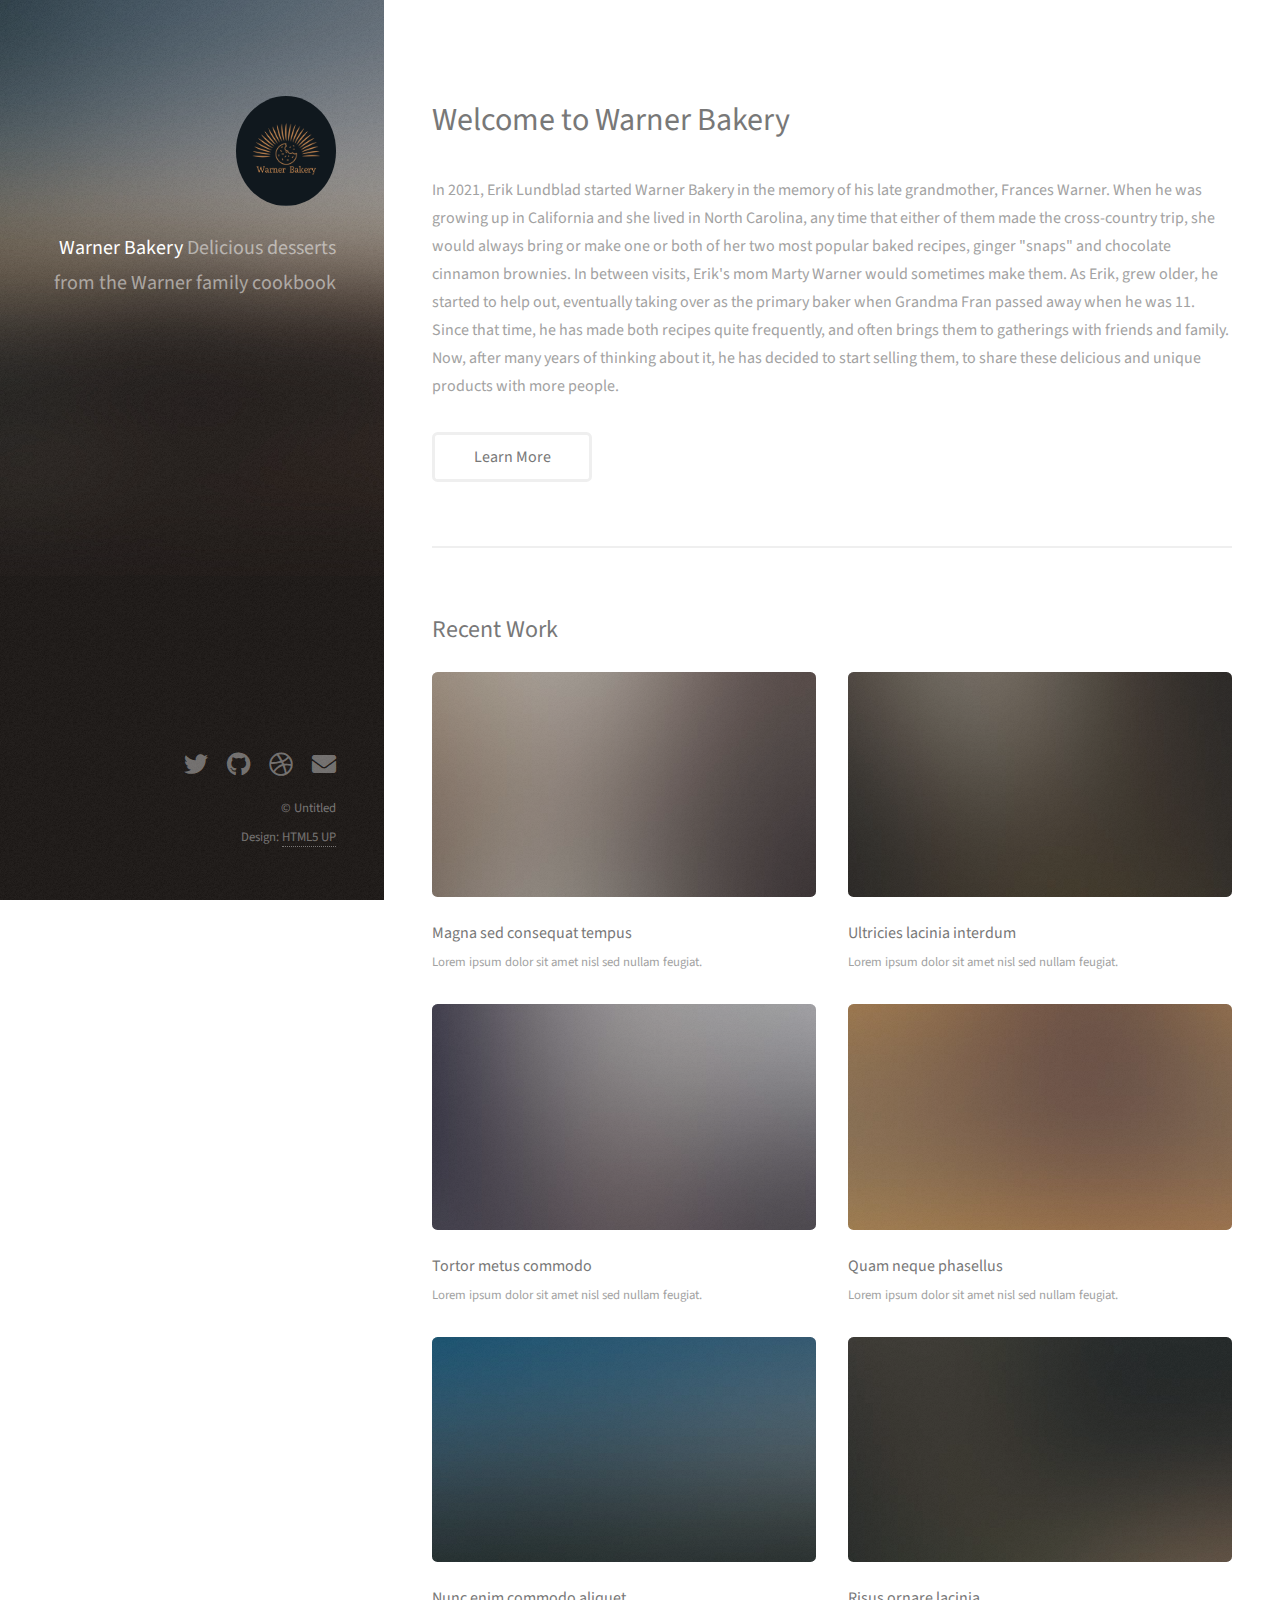
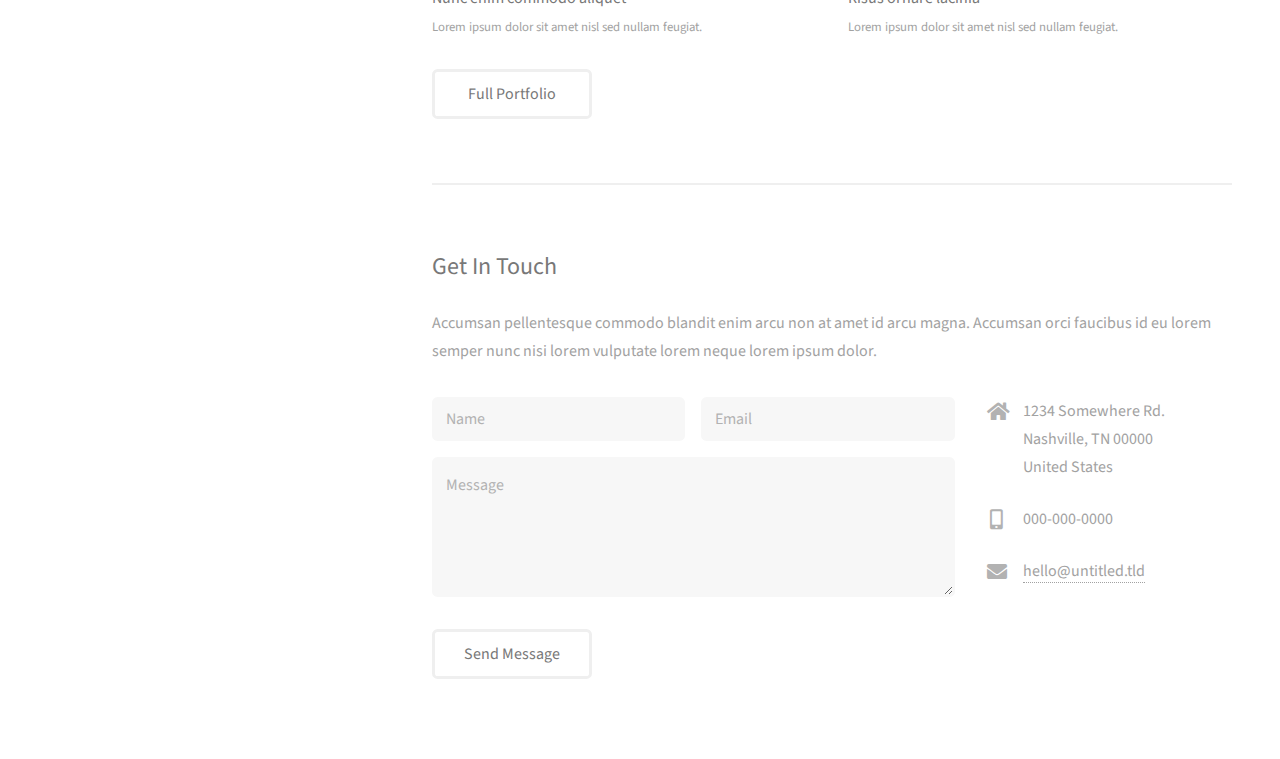
<file: index.html>
<!DOCTYPE HTML>
<!--
	Strata by HTML5 UP
	html5up.net | @ajlkn
	Free for personal and commercial use under the CCA 3.0 license (html5up.net/license)
-->
<html>
	<head>
		<title>Warner Bakery</title>
		<meta charset="utf-8" />
		<meta name="viewport" content="width=device-width, initial-scale=1, user-scalable=no" />
		<link rel="stylesheet" href="assets/css/main.css" />
	</head>
	<body class="is-preload">

		<!-- Header -->
			<header id="header">
				<div class="inner">
					<a href="#" class="image avatar"><img src="images/WBlogo.png" alt="" /></a>
					<h1><strong>Warner Bakery</strong><br />
					Delicious desserts from the<br />
					Warner family cookbook</h1>
				</div>
			</header>

		<!-- Main -->
			<div id="main">

				<!-- One -->
					<section id="one">
						<header class="major">
							<h2>Welcome to Warner Bakery</h2>
						</header>
						<p>In 2021, Erik Lundblad started Warner Bakery in the memory of his late grandmother, Frances Warner. When he was growing up in California and she lived in North Carolina, any time that either of them made the cross-country trip, she would always bring or make one or both of her two most popular baked recipes, ginger "snaps" and chocolate cinnamon brownies. In between visits, Erik's mom Marty Warner would sometimes make them. As Erik, grew older, he started to help out, eventually taking over as the primary baker when Grandma Fran passed away when he was 11. Since that time, he has made both recipes quite frequently, and often brings them to gatherings with friends and family. Now, after many years of thinking about it, he has decided to start selling them, to share these delicious and unique products with more people.&nbsp; &nbsp; &nbsp; &nbsp; &nbsp; &nbsp; &nbsp; &nbsp; &nbsp; &nbsp;</p>
						<ul class="actions">
							<li><a href="#" class="button">Learn More</a></li>
						</ul>
					</section>

				<!-- Two -->
					<section id="two">
						<h2>Recent Work</h2>
						<div class="row">
							<article class="col-6 col-12-xsmall work-item">
								<a href="images/fulls/01.jpg" class="image fit thumb"><img src="images/thumbs/01.jpg" alt="" /></a>
								<h3>Magna sed consequat tempus</h3>
								<p>Lorem ipsum dolor sit amet nisl sed nullam feugiat.</p>
							</article>
							<article class="col-6 col-12-xsmall work-item">
								<a href="images/fulls/02.jpg" class="image fit thumb"><img src="images/thumbs/02.jpg" alt="" /></a>
								<h3>Ultricies lacinia interdum</h3>
								<p>Lorem ipsum dolor sit amet nisl sed nullam feugiat.</p>
							</article>
							<article class="col-6 col-12-xsmall work-item">
								<a href="images/fulls/03.jpg" class="image fit thumb"><img src="images/thumbs/03.jpg" alt="" /></a>
								<h3>Tortor metus commodo</h3>
								<p>Lorem ipsum dolor sit amet nisl sed nullam feugiat.</p>
							</article>
							<article class="col-6 col-12-xsmall work-item">
								<a href="images/fulls/04.jpg" class="image fit thumb"><img src="images/thumbs/04.jpg" alt="" /></a>
								<h3>Quam neque phasellus</h3>
								<p>Lorem ipsum dolor sit amet nisl sed nullam feugiat.</p>
							</article>
							<article class="col-6 col-12-xsmall work-item">
								<a href="images/fulls/05.jpg" class="image fit thumb"><img src="images/thumbs/05.jpg" alt="" /></a>
								<h3>Nunc enim commodo aliquet</h3>
								<p>Lorem ipsum dolor sit amet nisl sed nullam feugiat.</p>
							</article>
							<article class="col-6 col-12-xsmall work-item">
								<a href="images/fulls/06.jpg" class="image fit thumb"><img src="images/thumbs/06.jpg" alt="" /></a>
								<h3>Risus ornare lacinia</h3>
								<p>Lorem ipsum dolor sit amet nisl sed nullam feugiat.</p>
							</article>
						</div>
						<ul class="actions">
							<li><a href="#" class="button">Full Portfolio</a></li>
						</ul>
					</section>

				<!-- Three -->
					<section id="three">
						<h2>Get In Touch</h2>
						<p>Accumsan pellentesque commodo blandit enim arcu non at amet id arcu magna. Accumsan orci faucibus id eu lorem semper nunc nisi lorem vulputate lorem neque lorem ipsum dolor.</p>
						<div class="row">
							<div class="col-8 col-12-small">
								<form method="post" action="#">
									<div class="row gtr-uniform gtr-50">
										<div class="col-6 col-12-xsmall"><input type="text" name="name" id="name" placeholder="Name" /></div>
										<div class="col-6 col-12-xsmall"><input type="email" name="email" id="email" placeholder="Email" /></div>
										<div class="col-12"><textarea name="message" id="message" placeholder="Message" rows="4"></textarea></div>
									</div>
								</form>
								<ul class="actions">
									<li><input type="submit" value="Send Message" /></li>
								</ul>
							</div>
							<div class="col-4 col-12-small">
								<ul class="labeled-icons">
									<li>
										<h3 class="icon solid fa-home"><span class="label">Address</span></h3>
										1234 Somewhere Rd.<br />
										Nashville, TN 00000<br />
										United States
									</li>
									<li>
										<h3 class="icon solid fa-mobile-alt"><span class="label">Phone</span></h3>
										000-000-0000
									</li>
									<li>
										<h3 class="icon solid fa-envelope"><span class="label">Email</span></h3>
										<a href="#">hello@untitled.tld</a>
									</li>
								</ul>
							</div>
						</div>
					</section>

				<!-- Four -->
				<!--
					<section id="four">
						<h2>Elements</h2>

						<section>
							<h4>Text</h4>
							<p>This is <b>bold</b> and this is <strong>strong</strong>. This is <i>italic</i> and this is <em>emphasized</em>.
							This is <sup>superscript</sup> text and this is <sub>subscript</sub> text.
							This is <u>underlined</u> and this is code: <code>for (;;) { ... }</code>. Finally, <a href="#">this is a link</a>.</p>
							<hr />
							<header>
								<h4>Heading with a Subtitle</h4>
								<p>Lorem ipsum dolor sit amet nullam id egestas urna aliquam</p>
							</header>
							<p>Nunc lacinia ante nunc ac lobortis. Interdum adipiscing gravida odio porttitor sem non mi integer non faucibus ornare mi ut ante amet placerat aliquet. Volutpat eu sed ante lacinia sapien lorem accumsan varius montes viverra nibh in adipiscing blandit tempus accumsan.</p>
							<header>
								<h5>Heading with a Subtitle</h5>
								<p>Lorem ipsum dolor sit amet nullam id egestas urna aliquam</p>
							</header>
							<p>Nunc lacinia ante nunc ac lobortis. Interdum adipiscing gravida odio porttitor sem non mi integer non faucibus ornare mi ut ante amet placerat aliquet. Volutpat eu sed ante lacinia sapien lorem accumsan varius montes viverra nibh in adipiscing blandit tempus accumsan.</p>
							<hr />
							<h2>Heading Level 2</h2>
							<h3>Heading Level 3</h3>
							<h4>Heading Level 4</h4>
							<h5>Heading Level 5</h5>
							<h6>Heading Level 6</h6>
							<hr />
							<h5>Blockquote</h5>
							<blockquote>Fringilla nisl. Donec accumsan interdum nisi, quis tincidunt felis sagittis eget tempus euismod. Vestibulum ante ipsum primis in faucibus vestibulum. Blandit adipiscing eu felis iaculis volutpat ac adipiscing accumsan faucibus. Vestibulum ante ipsum primis in faucibus lorem ipsum dolor sit amet nullam adipiscing eu felis.</blockquote>
							<h5>Preformatted</h5>
							<pre><code>i = 0;

while (!deck.isInOrder()) {
print 'Iteration ' + i;
deck.shuffle();
i++;
}

print 'It took ' + i + ' iterations to sort the deck.';</code></pre>
						</section>

						<section>
							<h4>Lists</h4>
							<div class="row">
								<div class="col-6 col-12-xsmall">
									<h5>Unordered</h5>
									<ul>
										<li>Dolor pulvinar etiam magna etiam.</li>
										<li>Sagittis adipiscing lorem eleifend.</li>
										<li>Felis enim feugiat dolore viverra.</li>
									</ul>
									<h5>Alternate</h5>
									<ul class="alt">
										<li>Dolor pulvinar etiam magna etiam.</li>
										<li>Sagittis adipiscing lorem eleifend.</li>
										<li>Felis enim feugiat dolore viverra.</li>
									</ul>
								</div>
								<div class="col-6 col-12-xsmall">
									<h5>Ordered</h5>
									<ol>
										<li>Dolor pulvinar etiam magna etiam.</li>
										<li>Etiam vel felis at lorem sed viverra.</li>
										<li>Felis enim feugiat dolore viverra.</li>
										<li>Dolor pulvinar etiam magna etiam.</li>
										<li>Etiam vel felis at lorem sed viverra.</li>
										<li>Felis enim feugiat dolore viverra.</li>
									</ol>
									<h5>Icons</h5>
									<ul class="icons">
										<li><a href="#" class="icon brands fa-twitter"><span class="label">Twitter</span></a></li>
										<li><a href="#" class="icon brands fa-facebook-f"><span class="label">Facebook</span></a></li>
										<li><a href="#" class="icon brands fa-instagram"><span class="label">Instagram</span></a></li>
										<li><a href="#" class="icon brands fa-github"><span class="label">Github</span></a></li>
										<li><a href="#" class="icon brands fa-dribbble"><span class="label">Dribbble</span></a></li>
										<li><a href="#" class="icon brands fa-tumblr"><span class="label">Tumblr</span></a></li>
									</ul>
								</div>
							</div>
							<h5>Actions</h5>
							<ul class="actions">
								<li><a href="#" class="button primary">Default</a></li>
								<li><a href="#" class="button">Default</a></li>
							</ul>
							<ul class="actions small">
								<li><a href="#" class="button primary small">Small</a></li>
								<li><a href="#" class="button small">Small</a></li>
							</ul>
							<div class="row">
								<div class="col-6 col-12-small">
									<ul class="actions stacked">
										<li><a href="#" class="button primary">Default</a></li>
										<li><a href="#" class="button">Default</a></li>
									</ul>
								</div>
								<div class="col-6 col-12-small">
									<ul class="actions stacked">
										<li><a href="#" class="button primary small">Small</a></li>
										<li><a href="#" class="button small">Small</a></li>
									</ul>
								</div>
								<div class="col-6 col-12-small">
									<ul class="actions stacked">
										<li><a href="#" class="button primary fit">Default</a></li>
										<li><a href="#" class="button fit">Default</a></li>
									</ul>
								</div>
								<div class="col-6 col-12-small">
									<ul class="actions stacked">
										<li><a href="#" class="button primary small fit">Small</a></li>
										<li><a href="#" class="button small fit">Small</a></li>
									</ul>
								</div>
							</div>
						</section>

						<section>
							<h4>Table</h4>
							<h5>Default</h5>
							<div class="table-wrapper">
								<table>
									<thead>
										<tr>
											<th>Name</th>
											<th>Description</th>
											<th>Price</th>
										</tr>
									</thead>
									<tbody>
										<tr>
											<td>Item One</td>
											<td>Ante turpis integer aliquet porttitor.</td>
											<td>29.99</td>
										</tr>
										<tr>
											<td>Item Two</td>
											<td>Vis ac commodo adipiscing arcu aliquet.</td>
											<td>19.99</td>
										</tr>
										<tr>
											<td>Item Three</td>
											<td> Morbi faucibus arcu accumsan lorem.</td>
											<td>29.99</td>
										</tr>
										<tr>
											<td>Item Four</td>
											<td>Vitae integer tempus condimentum.</td>
											<td>19.99</td>
										</tr>
										<tr>
											<td>Item Five</td>
											<td>Ante turpis integer aliquet porttitor.</td>
											<td>29.99</td>
										</tr>
									</tbody>
									<tfoot>
										<tr>
											<td colspan="2"></td>
											<td>100.00</td>
										</tr>
									</tfoot>
								</table>
							</div>

							<h5>Alternate</h5>
							<div class="table-wrapper">
								<table class="alt">
									<thead>
										<tr>
											<th>Name</th>
											<th>Description</th>
											<th>Price</th>
										</tr>
									</thead>
									<tbody>
										<tr>
											<td>Item One</td>
											<td>Ante turpis integer aliquet porttitor.</td>
											<td>29.99</td>
										</tr>
										<tr>
											<td>Item Two</td>
											<td>Vis ac commodo adipiscing arcu aliquet.</td>
											<td>19.99</td>
										</tr>
										<tr>
											<td>Item Three</td>
											<td> Morbi faucibus arcu accumsan lorem.</td>
											<td>29.99</td>
										</tr>
										<tr>
											<td>Item Four</td>
											<td>Vitae integer tempus condimentum.</td>
											<td>19.99</td>
										</tr>
										<tr>
											<td>Item Five</td>
											<td>Ante turpis integer aliquet porttitor.</td>
											<td>29.99</td>
										</tr>
									</tbody>
									<tfoot>
										<tr>
											<td colspan="2"></td>
											<td>100.00</td>
										</tr>
									</tfoot>
								</table>
							</div>
						</section>

						<section>
							<h4>Buttons</h4>
							<ul class="actions">
								<li><a href="#" class="button primary">Primary</a></li>
								<li><a href="#" class="button">Default</a></li>
							</ul>
							<ul class="actions">
								<li><a href="#" class="button large">Large</a></li>
								<li><a href="#" class="button">Default</a></li>
								<li><a href="#" class="button small">Small</a></li>
							</ul>
							<ul class="actions fit">
								<li><a href="#" class="button primary fit">Fit</a></li>
								<li><a href="#" class="button fit">Fit</a></li>
							</ul>
							<ul class="actions fit small">
								<li><a href="#" class="button primary fit small">Fit + Small</a></li>
								<li><a href="#" class="button fit small">Fit + Small</a></li>
							</ul>
							<ul class="actions">
								<li><a href="#" class="button primary icon solid fa-download">Icon</a></li>
								<li><a href="#" class="button icon solid fa-download">Icon</a></li>
							</ul>
							<ul class="actions">
								<li><span class="button primary disabled">Primary</span></li>
								<li><span class="button disabled">Default</span></li>
							</ul>
						</section>

						<section>
							<h4>Form</h4>
							<form method="post" action="#">
								<div class="row gtr-uniform gtr-50">
									<div class="col-6 col-12-xsmall">
										<input type="text" name="demo-name" id="demo-name" value="" placeholder="Name" />
									</div>
									<div class="col-6 col-12-xsmall">
										<input type="email" name="demo-email" id="demo-email" value="" placeholder="Email" />
									</div>
									<div class="col-12">
										<select name="demo-category" id="demo-category">
											<option value="">- Category -</option>
											<option value="1">Manufacturing</option>
											<option value="1">Shipping</option>
											<option value="1">Administration</option>
											<option value="1">Human Resources</option>
										</select>
									</div>
									<div class="col-4 col-12-small">
										<input type="radio" id="demo-priority-low" name="demo-priority" checked>
										<label for="demo-priority-low">Low Priority</label>
									</div>
									<div class="col-4 col-12-small">
										<input type="radio" id="demo-priority-normal" name="demo-priority">
										<label for="demo-priority-normal">Normal Priority</label>
									</div>
									<div class="col-4 col-12-small">
										<input type="radio" id="demo-priority-high" name="demo-priority">
										<label for="demo-priority-high">High Priority</label>
									</div>
									<div class="col-6 col-12-small">
										<input type="checkbox" id="demo-copy" name="demo-copy">
										<label for="demo-copy">Email me a copy of this message</label>
									</div>
									<div class="col-6 col-12-small">
										<input type="checkbox" id="demo-human" name="demo-human" checked>
										<label for="demo-human">I am a human and not a robot</label>
									</div>
									<div class="col-12">
										<textarea name="demo-message" id="demo-message" placeholder="Enter your message" rows="6"></textarea>
									</div>
									<div class="col-12">
										<ul class="actions">
											<li><input type="submit" value="Send Message" class="primary" /></li>
											<li><input type="reset" value="Reset" /></li>
										</ul>
									</div>
								</div>
							</form>
						</section>

						<section>
							<h4>Image</h4>
							<h5>Fit</h5>
							<div class="box alt">
								<div class="row gtr-50 gtr-uniform">
									<div class="col-12"><span class="image fit"><img src="images/fulls/05.jpg" alt="" /></span></div>
									<div class="col-4"><span class="image fit"><img src="images/thumbs/01.jpg" alt="" /></span></div>
									<div class="col-4"><span class="image fit"><img src="images/thumbs/02.jpg" alt="" /></span></div>
									<div class="col-4"><span class="image fit"><img src="images/thumbs/03.jpg" alt="" /></span></div>
									<div class="col-4"><span class="image fit"><img src="images/thumbs/04.jpg" alt="" /></span></div>
									<div class="col-4"><span class="image fit"><img src="images/thumbs/05.jpg" alt="" /></span></div>
									<div class="col-4"><span class="image fit"><img src="images/thumbs/06.jpg" alt="" /></span></div>
									<div class="col-4"><span class="image fit"><img src="images/thumbs/03.jpg" alt="" /></span></div>
									<div class="col-4"><span class="image fit"><img src="images/thumbs/02.jpg" alt="" /></span></div>
									<div class="col-4"><span class="image fit"><img src="images/thumbs/01.jpg" alt="" /></span></div>
								</div>
							</div>
							<h5>Left &amp; Right</h5>
							<p><span class="image left"><img src="images/avatar.jpg" alt="" /></span>Fringilla nisl. Donec accumsan interdum nisi, quis tincidunt felis sagittis eget. tempus euismod. Vestibulum ante ipsum primis in faucibus vestibulum. Blandit adipiscing eu felis iaculis volutpat ac adipiscing accumsan eu faucibus. Integer ac pellentesque praesent tincidunt felis sagittis eget. tempus euismod. Vestibulum ante ipsum primis in faucibus vestibulum. Blandit adipiscing eu felis iaculis volutpat ac adipiscing accumsan eu faucibus. Integer ac pellentesque praesent. Donec accumsan interdum nisi, quis tincidunt felis sagittis eget. tempus euismod. Vestibulum ante ipsum primis in faucibus vestibulum. Blandit adipiscing eu felis iaculis volutpat ac adipiscing accumsan eu faucibus. Integer ac pellentesque praesent tincidunt felis sagittis eget. tempus euismod. Vestibulum ante ipsum primis in faucibus vestibulum. Blandit adipiscing eu felis iaculis volutpat ac adipiscing accumsan eu faucibus. Integer ac pellentesque praesent.</p>
							<p><span class="image right"><img src="images/avatar.jpg" alt="" /></span>Fringilla nisl. Donec accumsan interdum nisi, quis tincidunt felis sagittis eget. tempus euismod. Vestibulum ante ipsum primis in faucibus vestibulum. Blandit adipiscing eu felis iaculis volutpat ac adipiscing accumsan eu faucibus. Integer ac pellentesque praesent tincidunt felis sagittis eget. tempus euismod. Vestibulum ante ipsum primis in faucibus vestibulum. Blandit adipiscing eu felis iaculis volutpat ac adipiscing accumsan eu faucibus. Integer ac pellentesque praesent. Donec accumsan interdum nisi, quis tincidunt felis sagittis eget. tempus euismod. Vestibulum ante ipsum primis in faucibus vestibulum. Blandit adipiscing eu felis iaculis volutpat ac adipiscing accumsan eu faucibus. Integer ac pellentesque praesent tincidunt felis sagittis eget. tempus euismod. Vestibulum ante ipsum primis in faucibus vestibulum. Blandit adipiscing eu felis iaculis volutpat ac adipiscing accumsan eu faucibus. Integer ac pellentesque praesent.</p>
						</section>

					</section>
				-->

			</div>

		<!-- Footer -->
			<footer id="footer">
				<div class="inner">
					<ul class="icons">
						<li><a href="#" class="icon brands fa-twitter"><span class="label">Twitter</span></a></li>
						<li><a href="#" class="icon brands fa-github"><span class="label">Github</span></a></li>
						<li><a href="#" class="icon brands fa-dribbble"><span class="label">Dribbble</span></a></li>
						<li><a href="#" class="icon solid fa-envelope"><span class="label">Email</span></a></li>
					</ul>
					<ul class="copyright">
						<li>&copy; Untitled</li><li>Design: <a href="http://html5up.net">HTML5 UP</a></li>
					</ul>
				</div>
			</footer>

		<!-- Scripts -->
			<script src="assets/js/jquery.min.js"></script>
			<script src="assets/js/jquery.poptrox.min.js"></script>
			<script src="assets/js/browser.min.js"></script>
			<script src="assets/js/breakpoints.min.js"></script>
			<script src="assets/js/util.js"></script>
			<script src="assets/js/main.js"></script>

	</body>
</html>
</file>
<file: assets/css/main.css>
@import url("fontawesome-all.min.css");
@import url("https://fonts.googleapis.com/css?family=Source+Sans+Pro:400,400italic");

/*
	Strata by HTML5 UP
	html5up.net | @ajlkn
	Free for personal and commercial use under the CCA 3.0 license (html5up.net/license)
*/

html, body, div, span, applet, object,
iframe, h1, h2, h3, h4, h5, h6, p, blockquote,
pre, a, abbr, acronym, address, big, cite,
code, del, dfn, em, img, ins, kbd, q, s, samp,
small, strike, strong, sub, sup, tt, var, b,
u, i, center, dl, dt, dd, ol, ul, li, fieldset,
form, label, legend, table, caption, tbody,
tfoot, thead, tr, th, td, article, aside,
canvas, details, embed, figure, figcaption,
footer, header, hgroup, menu, nav, output, ruby,
section, summary, time, mark, audio, video {
	margin: 0;
	padding: 0;
	border: 0;
	font-size: 100%;
	font: inherit;
	vertical-align: baseline;}

article, aside, details, figcaption, figure,
footer, header, hgroup, menu, nav, section {
	display: block;}

body {
	line-height: 1;
}

ol, ul {
	list-style: none;
}

blockquote, q {
	quotes: none;
}

	blockquote:before, blockquote:after, q:before, q:after {
		content: '';
		content: none;
	}

table {
	border-collapse: collapse;
	border-spacing: 0;
}

body {
	-webkit-text-size-adjust: none;
}

mark {
	background-color: transparent;
	color: inherit;
}

input::-moz-focus-inner {
	border: 0;
	padding: 0;
}

input, select, textarea {
	-moz-appearance: none;
	-webkit-appearance: none;
	-ms-appearance: none;
	appearance: none;
}

/* Basic */

	html {
		box-sizing: border-box;
	}

	*, *:before, *:after {
		box-sizing: inherit;
	}

	body {
		background: #fff;
	}

		body.is-preload *, body.is-preload *:before, body.is-preload *:after {
			-moz-animation: none !important;
			-webkit-animation: none !important;
			-ms-animation: none !important;
			animation: none !important;
			-moz-transition: none !important;
			-webkit-transition: none !important;
			-ms-transition: none !important;
			transition: none !important;
		}

	body, input, select, textarea {
		color: #a2a2a2;
		font-family: "Source Sans Pro", Helvetica, sans-serif;
		font-size: 16pt;
		font-weight: 400;
		line-height: 1.75em;
	}

	a {
		-moz-transition: color 0.2s ease-in-out, border-color 0.2s ease-in-out;
		-webkit-transition: color 0.2s ease-in-out, border-color 0.2s ease-in-out;
		-ms-transition: color 0.2s ease-in-out, border-color 0.2s ease-in-out;
		transition: color 0.2s ease-in-out, border-color 0.2s ease-in-out;
		border-bottom: dotted 1px;
		color: #49bf9d;
		text-decoration: none;
	}

		a:hover {
			border-bottom-color: transparent;
			color: #49bf9d !important;
			text-decoration: none;
		}

	strong, b {
		color: #787878;
		font-weight: 400;
	}

	em, i {
		font-style: italic;
	}

	p {
		margin: 0 0 2em 0;
	}

	h1, h2, h3, h4, h5, h6 {
		color: #787878;
		font-weight: 400;
		line-height: 1em;
		margin: 0 0 1em 0;
	}

		h1 a, h2 a, h3 a, h4 a, h5 a, h6 a {
			color: inherit;
			text-decoration: none;
		}

	h1 {
		font-size: 2em;
		line-height: 1.5em;
	}

	h2 {
		font-size: 1.5em;
		line-height: 1.5em;
	}

	h3 {
		font-size: 1.25em;
		line-height: 1.5em;
	}

	h4 {
		font-size: 1.1em;
		line-height: 1.5em;
	}

	h5 {
		font-size: 0.9em;
		line-height: 1.5em;
	}

	h6 {
		font-size: 0.7em;
		line-height: 1.5em;
	}

	sub {
		font-size: 0.8em;
		position: relative;
		top: 0.5em;
	}

	sup {
		font-size: 0.8em;
		position: relative;
		top: -0.5em;
	}

	hr {
		border: 0;
		border-bottom: solid 2px #efefef;
		margin: 2em 0;
	}

		hr.major {
			margin: 3em 0;
		}

	blockquote {
		border-left: solid 6px #efefef;
		font-style: italic;
		margin: 0 0 2em 0;
		padding: 0.5em 0 0.5em 1.5em;
	}

	code {
		background: #f7f7f7;
		border-radius: 0.35em;
		border: solid 2px #efefef;
		font-family: "Courier New", monospace;
		font-size: 0.9em;
		margin: 0 0.25em;
		padding: 0.25em 0.65em;
	}

	pre {
		-webkit-overflow-scrolling: touch;
		font-family: "Courier New", monospace;
		font-size: 0.9em;
		margin: 0 0 2em 0;
	}

		pre code {
			display: block;
			line-height: 1.75em;
			padding: 1em 1.5em;
			overflow-x: auto;
		}

	.align-left {
		text-align: left;
	}

	.align-center {
		text-align: center;
	}

	.align-right {
		text-align: right;
	}

/* Container */

	.container {
		margin: 0 auto;
		max-width: calc(100% - 4em);
		width: 100%;
	}

		.container.xsmall {
			width: 25%;
		}

		.container.small {
			width: 50%;
		}

		.container.medium {
			width: 75%;
		}

		.container.large {
			width: 125%;
		}

		.container.xlarge {
			width: 150%;
		}

		.container.max {
			width: 100%;
		}

		@media screen and (max-width: 980px) {

			.container {
				width: 100% !important;
				max-width: 100% !important;
			}

		}

		@media screen and (max-width: 480px) {

			.container {
				max-width: calc(100% - 3em);
			}

		}

/* Row */

	.row {
		display: flex;
		flex-wrap: wrap;
		box-sizing: border-box;
		align-items: stretch;
	}

		.row > * {
			box-sizing: border-box;
		}

		.row.gtr-uniform > * > :last-child {
			margin-bottom: 0;
		}

		.row.aln-left {
			justify-content: flex-start;
		}

		.row.aln-center {
			justify-content: center;
		}

		.row.aln-right {
			justify-content: flex-end;
		}

		.row.aln-top {
			align-items: flex-start;
		}

		.row.aln-middle {
			align-items: center;
		}

		.row.aln-bottom {
			align-items: flex-end;
		}

		.row > .imp {
			order: -1;
		}

		.row > .col-1 {
			width: 8.33333%;
		}

		.row > .off-1 {
			margin-left: 8.33333%;
		}

		.row > .col-2 {
			width: 16.66667%;
		}

		.row > .off-2 {
			margin-left: 16.66667%;
		}

		.row > .col-3 {
			width: 25%;
		}

		.row > .off-3 {
			margin-left: 25%;
		}

		.row > .col-4 {
			width: 33.33333%;
		}

		.row > .off-4 {
			margin-left: 33.33333%;
		}

		.row > .col-5 {
			width: 41.66667%;
		}

		.row > .off-5 {
			margin-left: 41.66667%;
		}

		.row > .col-6 {
			width: 50%;
		}

		.row > .off-6 {
			margin-left: 50%;
		}

		.row > .col-7 {
			width: 58.33333%;
		}

		.row > .off-7 {
			margin-left: 58.33333%;
		}

		.row > .col-8 {
			width: 66.66667%;
		}

		.row > .off-8 {
			margin-left: 66.66667%;
		}

		.row > .col-9 {
			width: 75%;
		}

		.row > .off-9 {
			margin-left: 75%;
		}

		.row > .col-10 {
			width: 83.33333%;
		}

		.row > .off-10 {
			margin-left: 83.33333%;
		}

		.row > .col-11 {
			width: 91.66667%;
		}

		.row > .off-11 {
			margin-left: 91.66667%;
		}

		.row > .col-12 {
			width: 100%;
		}

		.row > .off-12 {
			margin-left: 100%;
		}

		.row.gtr-0 {
			margin-top: 0;
			margin-left: 0em;
		}

			.row.gtr-0 > * {
				padding: 0 0 0 0em;
			}

			.row.gtr-0.gtr-uniform {
				margin-top: 0em;
			}

				.row.gtr-0.gtr-uniform > * {
					padding-top: 0em;
				}

		.row.gtr-25 {
			margin-top: 0;
			margin-left: -0.625em;
		}

			.row.gtr-25 > * {
				padding: 0 0 0 0.625em;
			}

			.row.gtr-25.gtr-uniform {
				margin-top: -0.625em;
			}

				.row.gtr-25.gtr-uniform > * {
					padding-top: 0.625em;
				}

		.row.gtr-50 {
			margin-top: 0;
			margin-left: -1.25em;
		}

			.row.gtr-50 > * {
				padding: 0 0 0 1.25em;
			}

			.row.gtr-50.gtr-uniform {
				margin-top: -1.25em;
			}

				.row.gtr-50.gtr-uniform > * {
					padding-top: 1.25em;
				}

		.row {
			margin-top: 0;
			margin-left: -2.5em;
		}

			.row > * {
				padding: 0 0 0 2.5em;
			}

			.row.gtr-uniform {
				margin-top: -2.5em;
			}

				.row.gtr-uniform > * {
					padding-top: 2.5em;
				}

		.row.gtr-150 {
			margin-top: 0;
			margin-left: -3.75em;
		}

			.row.gtr-150 > * {
				padding: 0 0 0 3.75em;
			}

			.row.gtr-150.gtr-uniform {
				margin-top: -3.75em;
			}

				.row.gtr-150.gtr-uniform > * {
					padding-top: 3.75em;
				}

		.row.gtr-200 {
			margin-top: 0;
			margin-left: -5em;
		}

			.row.gtr-200 > * {
				padding: 0 0 0 5em;
			}

			.row.gtr-200.gtr-uniform {
				margin-top: -5em;
			}

				.row.gtr-200.gtr-uniform > * {
					padding-top: 5em;
				}

		@media screen and (max-width: 1800px) {

			.row {
				display: flex;
				flex-wrap: wrap;
				box-sizing: border-box;
				align-items: stretch;
			}

				.row > * {
					box-sizing: border-box;
				}

				.row.gtr-uniform > * > :last-child {
					margin-bottom: 0;
				}

				.row.aln-left {
					justify-content: flex-start;
				}

				.row.aln-center {
					justify-content: center;
				}

				.row.aln-right {
					justify-content: flex-end;
				}

				.row.aln-top {
					align-items: flex-start;
				}

				.row.aln-middle {
					align-items: center;
				}

				.row.aln-bottom {
					align-items: flex-end;
				}

				.row > .imp-xlarge {
					order: -1;
				}

				.row > .col-1-xlarge {
					width: 8.33333%;
				}

				.row > .off-1-xlarge {
					margin-left: 8.33333%;
				}

				.row > .col-2-xlarge {
					width: 16.66667%;
				}

				.row > .off-2-xlarge {
					margin-left: 16.66667%;
				}

				.row > .col-3-xlarge {
					width: 25%;
				}

				.row > .off-3-xlarge {
					margin-left: 25%;
				}

				.row > .col-4-xlarge {
					width: 33.33333%;
				}

				.row > .off-4-xlarge {
					margin-left: 33.33333%;
				}

				.row > .col-5-xlarge {
					width: 41.66667%;
				}

				.row > .off-5-xlarge {
					margin-left: 41.66667%;
				}

				.row > .col-6-xlarge {
					width: 50%;
				}

				.row > .off-6-xlarge {
					margin-left: 50%;
				}

				.row > .col-7-xlarge {
					width: 58.33333%;
				}

				.row > .off-7-xlarge {
					margin-left: 58.33333%;
				}

				.row > .col-8-xlarge {
					width: 66.66667%;
				}

				.row > .off-8-xlarge {
					margin-left: 66.66667%;
				}

				.row > .col-9-xlarge {
					width: 75%;
				}

				.row > .off-9-xlarge {
					margin-left: 75%;
				}

				.row > .col-10-xlarge {
					width: 83.33333%;
				}

				.row > .off-10-xlarge {
					margin-left: 83.33333%;
				}

				.row > .col-11-xlarge {
					width: 91.66667%;
				}

				.row > .off-11-xlarge {
					margin-left: 91.66667%;
				}

				.row > .col-12-xlarge {
					width: 100%;
				}

				.row > .off-12-xlarge {
					margin-left: 100%;
				}

				.row.gtr-0 {
					margin-top: 0;
					margin-left: 0em;
				}

					.row.gtr-0 > * {
						padding: 0 0 0 0em;
					}

					.row.gtr-0.gtr-uniform {
						margin-top: 0em;
					}

						.row.gtr-0.gtr-uniform > * {
							padding-top: 0em;
						}

				.row.gtr-25 {
					margin-top: 0;
					margin-left: -0.625em;
				}

					.row.gtr-25 > * {
						padding: 0 0 0 0.625em;
					}

					.row.gtr-25.gtr-uniform {
						margin-top: -0.625em;
					}

						.row.gtr-25.gtr-uniform > * {
							padding-top: 0.625em;
						}

				.row.gtr-50 {
					margin-top: 0;
					margin-left: -1.25em;
				}

					.row.gtr-50 > * {
						padding: 0 0 0 1.25em;
					}

					.row.gtr-50.gtr-uniform {
						margin-top: -1.25em;
					}

						.row.gtr-50.gtr-uniform > * {
							padding-top: 1.25em;
						}

				.row {
					margin-top: 0;
					margin-left: -2.5em;
				}

					.row > * {
						padding: 0 0 0 2.5em;
					}

					.row.gtr-uniform {
						margin-top: -2.5em;
					}

						.row.gtr-uniform > * {
							padding-top: 2.5em;
						}

				.row.gtr-150 {
					margin-top: 0;
					margin-left: -3.75em;
				}

					.row.gtr-150 > * {
						padding: 0 0 0 3.75em;
					}

					.row.gtr-150.gtr-uniform {
						margin-top: -3.75em;
					}

						.row.gtr-150.gtr-uniform > * {
							padding-top: 3.75em;
						}

				.row.gtr-200 {
					margin-top: 0;
					margin-left: -5em;
				}

					.row.gtr-200 > * {
						padding: 0 0 0 5em;
					}

					.row.gtr-200.gtr-uniform {
						margin-top: -5em;
					}

						.row.gtr-200.gtr-uniform > * {
							padding-top: 5em;
						}

		}

		@media screen and (max-width: 1280px) {

			.row {
				display: flex;
				flex-wrap: wrap;
				box-sizing: border-box;
				align-items: stretch;
			}

				.row > * {
					box-sizing: border-box;
				}

				.row.gtr-uniform > * > :last-child {
					margin-bottom: 0;
				}

				.row.aln-left {
					justify-content: flex-start;
				}

				.row.aln-center {
					justify-content: center;
				}

				.row.aln-right {
					justify-content: flex-end;
				}

				.row.aln-top {
					align-items: flex-start;
				}

				.row.aln-middle {
					align-items: center;
				}

				.row.aln-bottom {
					align-items: flex-end;
				}

				.row > .imp-large {
					order: -1;
				}

				.row > .col-1-large {
					width: 8.33333%;
				}

				.row > .off-1-large {
					margin-left: 8.33333%;
				}

				.row > .col-2-large {
					width: 16.66667%;
				}

				.row > .off-2-large {
					margin-left: 16.66667%;
				}

				.row > .col-3-large {
					width: 25%;
				}

				.row > .off-3-large {
					margin-left: 25%;
				}

				.row > .col-4-large {
					width: 33.33333%;
				}

				.row > .off-4-large {
					margin-left: 33.33333%;
				}

				.row > .col-5-large {
					width: 41.66667%;
				}

				.row > .off-5-large {
					margin-left: 41.66667%;
				}

				.row > .col-6-large {
					width: 50%;
				}

				.row > .off-6-large {
					margin-left: 50%;
				}

				.row > .col-7-large {
					width: 58.33333%;
				}

				.row > .off-7-large {
					margin-left: 58.33333%;
				}

				.row > .col-8-large {
					width: 66.66667%;
				}

				.row > .off-8-large {
					margin-left: 66.66667%;
				}

				.row > .col-9-large {
					width: 75%;
				}

				.row > .off-9-large {
					margin-left: 75%;
				}

				.row > .col-10-large {
					width: 83.33333%;
				}

				.row > .off-10-large {
					margin-left: 83.33333%;
				}

				.row > .col-11-large {
					width: 91.66667%;
				}

				.row > .off-11-large {
					margin-left: 91.66667%;
				}

				.row > .col-12-large {
					width: 100%;
				}

				.row > .off-12-large {
					margin-left: 100%;
				}

				.row.gtr-0 {
					margin-top: 0;
					margin-left: 0em;
				}

					.row.gtr-0 > * {
						padding: 0 0 0 0em;
					}

					.row.gtr-0.gtr-uniform {
						margin-top: 0em;
					}

						.row.gtr-0.gtr-uniform > * {
							padding-top: 0em;
						}

				.row.gtr-25 {
					margin-top: 0;
					margin-left: -0.5em;
				}

					.row.gtr-25 > * {
						padding: 0 0 0 0.5em;
					}

					.row.gtr-25.gtr-uniform {
						margin-top: -0.5em;
					}

						.row.gtr-25.gtr-uniform > * {
							padding-top: 0.5em;
						}

				.row.gtr-50 {
					margin-top: 0;
					margin-left: -1em;
				}

					.row.gtr-50 > * {
						padding: 0 0 0 1em;
					}

					.row.gtr-50.gtr-uniform {
						margin-top: -1em;
					}

						.row.gtr-50.gtr-uniform > * {
							padding-top: 1em;
						}

				.row {
					margin-top: 0;
					margin-left: -2em;
				}

					.row > * {
						padding: 0 0 0 2em;
					}

					.row.gtr-uniform {
						margin-top: -2em;
					}

						.row.gtr-uniform > * {
							padding-top: 2em;
						}

				.row.gtr-150 {
					margin-top: 0;
					margin-left: -3em;
				}

					.row.gtr-150 > * {
						padding: 0 0 0 3em;
					}

					.row.gtr-150.gtr-uniform {
						margin-top: -3em;
					}

						.row.gtr-150.gtr-uniform > * {
							padding-top: 3em;
						}

				.row.gtr-200 {
					margin-top: 0;
					margin-left: -4em;
				}

					.row.gtr-200 > * {
						padding: 0 0 0 4em;
					}

					.row.gtr-200.gtr-uniform {
						margin-top: -4em;
					}

						.row.gtr-200.gtr-uniform > * {
							padding-top: 4em;
						}

		}

		@media screen and (max-width: 980px) {

			.row {
				display: flex;
				flex-wrap: wrap;
				box-sizing: border-box;
				align-items: stretch;
			}

				.row > * {
					box-sizing: border-box;
				}

				.row.gtr-uniform > * > :last-child {
					margin-bottom: 0;
				}

				.row.aln-left {
					justify-content: flex-start;
				}

				.row.aln-center {
					justify-content: center;
				}

				.row.aln-right {
					justify-content: flex-end;
				}

				.row.aln-top {
					align-items: flex-start;
				}

				.row.aln-middle {
					align-items: center;
				}

				.row.aln-bottom {
					align-items: flex-end;
				}

				.row > .imp-medium {
					order: -1;
				}

				.row > .col-1-medium {
					width: 8.33333%;
				}

				.row > .off-1-medium {
					margin-left: 8.33333%;
				}

				.row > .col-2-medium {
					width: 16.66667%;
				}

				.row > .off-2-medium {
					margin-left: 16.66667%;
				}

				.row > .col-3-medium {
					width: 25%;
				}

				.row > .off-3-medium {
					margin-left: 25%;
				}

				.row > .col-4-medium {
					width: 33.33333%;
				}

				.row > .off-4-medium {
					margin-left: 33.33333%;
				}

				.row > .col-5-medium {
					width: 41.66667%;
				}

				.row > .off-5-medium {
					margin-left: 41.66667%;
				}

				.row > .col-6-medium {
					width: 50%;
				}

				.row > .off-6-medium {
					margin-left: 50%;
				}

				.row > .col-7-medium {
					width: 58.33333%;
				}

				.row > .off-7-medium {
					margin-left: 58.33333%;
				}

				.row > .col-8-medium {
					width: 66.66667%;
				}

				.row > .off-8-medium {
					margin-left: 66.66667%;
				}

				.row > .col-9-medium {
					width: 75%;
				}

				.row > .off-9-medium {
					margin-left: 75%;
				}

				.row > .col-10-medium {
					width: 83.33333%;
				}

				.row > .off-10-medium {
					margin-left: 83.33333%;
				}

				.row > .col-11-medium {
					width: 91.66667%;
				}

				.row > .off-11-medium {
					margin-left: 91.66667%;
				}

				.row > .col-12-medium {
					width: 100%;
				}

				.row > .off-12-medium {
					margin-left: 100%;
				}

				.row.gtr-0 {
					margin-top: 0;
					margin-left: 0em;
				}

					.row.gtr-0 > * {
						padding: 0 0 0 0em;
					}

					.row.gtr-0.gtr-uniform {
						margin-top: 0em;
					}

						.row.gtr-0.gtr-uniform > * {
							padding-top: 0em;
						}

				.row.gtr-25 {
					margin-top: 0;
					margin-left: -0.5em;
				}

					.row.gtr-25 > * {
						padding: 0 0 0 0.5em;
					}

					.row.gtr-25.gtr-uniform {
						margin-top: -0.5em;
					}

						.row.gtr-25.gtr-uniform > * {
							padding-top: 0.5em;
						}

				.row.gtr-50 {
					margin-top: 0;
					margin-left: -1em;
				}

					.row.gtr-50 > * {
						padding: 0 0 0 1em;
					}

					.row.gtr-50.gtr-uniform {
						margin-top: -1em;
					}

						.row.gtr-50.gtr-uniform > * {
							padding-top: 1em;
						}

				.row {
					margin-top: 0;
					margin-left: -2em;
				}

					.row > * {
						padding: 0 0 0 2em;
					}

					.row.gtr-uniform {
						margin-top: -2em;
					}

						.row.gtr-uniform > * {
							padding-top: 2em;
						}

				.row.gtr-150 {
					margin-top: 0;
					margin-left: -3em;
				}

					.row.gtr-150 > * {
						padding: 0 0 0 3em;
					}

					.row.gtr-150.gtr-uniform {
						margin-top: -3em;
					}

						.row.gtr-150.gtr-uniform > * {
							padding-top: 3em;
						}

				.row.gtr-200 {
					margin-top: 0;
					margin-left: -4em;
				}

					.row.gtr-200 > * {
						padding: 0 0 0 4em;
					}

					.row.gtr-200.gtr-uniform {
						margin-top: -4em;
					}

						.row.gtr-200.gtr-uniform > * {
							padding-top: 4em;
						}

		}

		@media screen and (max-width: 736px) {

			.row {
				display: flex;
				flex-wrap: wrap;
				box-sizing: border-box;
				align-items: stretch;
			}

				.row > * {
					box-sizing: border-box;
				}

				.row.gtr-uniform > * > :last-child {
					margin-bottom: 0;
				}

				.row.aln-left {
					justify-content: flex-start;
				}

				.row.aln-center {
					justify-content: center;
				}

				.row.aln-right {
					justify-content: flex-end;
				}

				.row.aln-top {
					align-items: flex-start;
				}

				.row.aln-middle {
					align-items: center;
				}

				.row.aln-bottom {
					align-items: flex-end;
				}

				.row > .imp-small {
					order: -1;
				}

				.row > .col-1-small {
					width: 8.33333%;
				}

				.row > .off-1-small {
					margin-left: 8.33333%;
				}

				.row > .col-2-small {
					width: 16.66667%;
				}

				.row > .off-2-small {
					margin-left: 16.66667%;
				}

				.row > .col-3-small {
					width: 25%;
				}

				.row > .off-3-small {
					margin-left: 25%;
				}

				.row > .col-4-small {
					width: 33.33333%;
				}

				.row > .off-4-small {
					margin-left: 33.33333%;
				}

				.row > .col-5-small {
					width: 41.66667%;
				}

				.row > .off-5-small {
					margin-left: 41.66667%;
				}

				.row > .col-6-small {
					width: 50%;
				}

				.row > .off-6-small {
					margin-left: 50%;
				}

				.row > .col-7-small {
					width: 58.33333%;
				}

				.row > .off-7-small {
					margin-left: 58.33333%;
				}

				.row > .col-8-small {
					width: 66.66667%;
				}

				.row > .off-8-small {
					margin-left: 66.66667%;
				}

				.row > .col-9-small {
					width: 75%;
				}

				.row > .off-9-small {
					margin-left: 75%;
				}

				.row > .col-10-small {
					width: 83.33333%;
				}

				.row > .off-10-small {
					margin-left: 83.33333%;
				}

				.row > .col-11-small {
					width: 91.66667%;
				}

				.row > .off-11-small {
					margin-left: 91.66667%;
				}

				.row > .col-12-small {
					width: 100%;
				}

				.row > .off-12-small {
					margin-left: 100%;
				}

				.row.gtr-0 {
					margin-top: 0;
					margin-left: 0em;
				}

					.row.gtr-0 > * {
						padding: 0 0 0 0em;
					}

					.row.gtr-0.gtr-uniform {
						margin-top: 0em;
					}

						.row.gtr-0.gtr-uniform > * {
							padding-top: 0em;
						}

				.row.gtr-25 {
					margin-top: 0;
					margin-left: -0.375em;
				}

					.row.gtr-25 > * {
						padding: 0 0 0 0.375em;
					}

					.row.gtr-25.gtr-uniform {
						margin-top: -0.375em;
					}

						.row.gtr-25.gtr-uniform > * {
							padding-top: 0.375em;
						}

				.row.gtr-50 {
					margin-top: 0;
					margin-left: -0.75em;
				}

					.row.gtr-50 > * {
						padding: 0 0 0 0.75em;
					}

					.row.gtr-50.gtr-uniform {
						margin-top: -0.75em;
					}

						.row.gtr-50.gtr-uniform > * {
							padding-top: 0.75em;
						}

				.row {
					margin-top: 0;
					margin-left: -1.5em;
				}

					.row > * {
						padding: 0 0 0 1.5em;
					}

					.row.gtr-uniform {
						margin-top: -1.5em;
					}

						.row.gtr-uniform > * {
							padding-top: 1.5em;
						}

				.row.gtr-150 {
					margin-top: 0;
					margin-left: -2.25em;
				}

					.row.gtr-150 > * {
						padding: 0 0 0 2.25em;
					}

					.row.gtr-150.gtr-uniform {
						margin-top: -2.25em;
					}

						.row.gtr-150.gtr-uniform > * {
							padding-top: 2.25em;
						}

				.row.gtr-200 {
					margin-top: 0;
					margin-left: -3em;
				}

					.row.gtr-200 > * {
						padding: 0 0 0 3em;
					}

					.row.gtr-200.gtr-uniform {
						margin-top: -3em;
					}

						.row.gtr-200.gtr-uniform > * {
							padding-top: 3em;
						}

		}

		@media screen and (max-width: 480px) {

			.row {
				display: flex;
				flex-wrap: wrap;
				box-sizing: border-box;
				align-items: stretch;
			}

				.row > * {
					box-sizing: border-box;
				}

				.row.gtr-uniform > * > :last-child {
					margin-bottom: 0;
				}

				.row.aln-left {
					justify-content: flex-start;
				}

				.row.aln-center {
					justify-content: center;
				}

				.row.aln-right {
					justify-content: flex-end;
				}

				.row.aln-top {
					align-items: flex-start;
				}

				.row.aln-middle {
					align-items: center;
				}

				.row.aln-bottom {
					align-items: flex-end;
				}

				.row > .imp-xsmall {
					order: -1;
				}

				.row > .col-1-xsmall {
					width: 8.33333%;
				}

				.row > .off-1-xsmall {
					margin-left: 8.33333%;
				}

				.row > .col-2-xsmall {
					width: 16.66667%;
				}

				.row > .off-2-xsmall {
					margin-left: 16.66667%;
				}

				.row > .col-3-xsmall {
					width: 25%;
				}

				.row > .off-3-xsmall {
					margin-left: 25%;
				}

				.row > .col-4-xsmall {
					width: 33.33333%;
				}

				.row > .off-4-xsmall {
					margin-left: 33.33333%;
				}

				.row > .col-5-xsmall {
					width: 41.66667%;
				}

				.row > .off-5-xsmall {
					margin-left: 41.66667%;
				}

				.row > .col-6-xsmall {
					width: 50%;
				}

				.row > .off-6-xsmall {
					margin-left: 50%;
				}

				.row > .col-7-xsmall {
					width: 58.33333%;
				}

				.row > .off-7-xsmall {
					margin-left: 58.33333%;
				}

				.row > .col-8-xsmall {
					width: 66.66667%;
				}

				.row > .off-8-xsmall {
					margin-left: 66.66667%;
				}

				.row > .col-9-xsmall {
					width: 75%;
				}

				.row > .off-9-xsmall {
					margin-left: 75%;
				}

				.row > .col-10-xsmall {
					width: 83.33333%;
				}

				.row > .off-10-xsmall {
					margin-left: 83.33333%;
				}

				.row > .col-11-xsmall {
					width: 91.66667%;
				}

				.row > .off-11-xsmall {
					margin-left: 91.66667%;
				}

				.row > .col-12-xsmall {
					width: 100%;
				}

				.row > .off-12-xsmall {
					margin-left: 100%;
				}

				.row.gtr-0 {
					margin-top: 0;
					margin-left: 0em;
				}

					.row.gtr-0 > * {
						padding: 0 0 0 0em;
					}

					.row.gtr-0.gtr-uniform {
						margin-top: 0em;
					}

						.row.gtr-0.gtr-uniform > * {
							padding-top: 0em;
						}

				.row.gtr-25 {
					margin-top: 0;
					margin-left: -0.375em;
				}

					.row.gtr-25 > * {
						padding: 0 0 0 0.375em;
					}

					.row.gtr-25.gtr-uniform {
						margin-top: -0.375em;
					}

						.row.gtr-25.gtr-uniform > * {
							padding-top: 0.375em;
						}

				.row.gtr-50 {
					margin-top: 0;
					margin-left: -0.75em;
				}

					.row.gtr-50 > * {
						padding: 0 0 0 0.75em;
					}

					.row.gtr-50.gtr-uniform {
						margin-top: -0.75em;
					}

						.row.gtr-50.gtr-uniform > * {
							padding-top: 0.75em;
						}

				.row {
					margin-top: 0;
					margin-left: -1.5em;
				}

					.row > * {
						padding: 0 0 0 1.5em;
					}

					.row.gtr-uniform {
						margin-top: -1.5em;
					}

						.row.gtr-uniform > * {
							padding-top: 1.5em;
						}

				.row.gtr-150 {
					margin-top: 0;
					margin-left: -2.25em;
				}

					.row.gtr-150 > * {
						padding: 0 0 0 2.25em;
					}

					.row.gtr-150.gtr-uniform {
						margin-top: -2.25em;
					}

						.row.gtr-150.gtr-uniform > * {
							padding-top: 2.25em;
						}

				.row.gtr-200 {
					margin-top: 0;
					margin-left: -3em;
				}

					.row.gtr-200 > * {
						padding: 0 0 0 3em;
					}

					.row.gtr-200.gtr-uniform {
						margin-top: -3em;
					}

						.row.gtr-200.gtr-uniform > * {
							padding-top: 3em;
						}

		}

/* Section/Article */

	section.special, article.special {
		text-align: center;
	}

	header p {
		color: #b2b2b2;
		position: relative;
		margin: 0 0 1.5em 0;
	}

	header h2 + p {
		font-size: 1.25em;
		margin-top: -1em;
		line-height: 1.5em;
	}

	header h3 + p {
		font-size: 1.1em;
		margin-top: -0.8em;
		line-height: 1.5em;
	}

	header h4 + p,
	header h5 + p,
	header h6 + p {
		font-size: 0.9em;
		margin-top: -0.6em;
		line-height: 1.5em;
	}

	header.major h2 {
		font-size: 2em;
	}

/* Form */

	form {
		margin: 0 0 2em 0;
	}

	label {
		color: #787878;
		display: block;
		font-size: 0.9em;
		font-weight: 400;
		margin: 0 0 1em 0;
	}

	input[type="text"],
	input[type="password"],
	input[type="email"],
	select,
	textarea {
		-moz-appearance: none;
		-webkit-appearance: none;
		-ms-appearance: none;
		appearance: none;
		background: #f7f7f7;
		border-radius: 0.35em;
		border: solid 2px transparent;
		color: inherit;
		display: block;
		outline: 0;
		padding: 0 0.75em;
		text-decoration: none;
		width: 100%;
	}

		input[type="text"]:invalid,
		input[type="password"]:invalid,
		input[type="email"]:invalid,
		select:invalid,
		textarea:invalid {
			box-shadow: none;
		}

		input[type="text"]:focus,
		input[type="password"]:focus,
		input[type="email"]:focus,
		select:focus,
		textarea:focus {
			border-color: #49bf9d;
		}

	select {
		background-image: url("data:image/svg+xml;charset=utf8,%3Csvg xmlns='http://www.w3.org/2000/svg' width='40' height='40' preserveAspectRatio='none' viewBox='0 0 40 40'%3E%3Cpath d='M9.4,12.3l10.4,10.4l10.4-10.4c0.2-0.2,0.5-0.4,0.9-0.4c0.3,0,0.6,0.1,0.9,0.4l3.3,3.3c0.2,0.2,0.4,0.5,0.4,0.9 c0,0.4-0.1,0.6-0.4,0.9L20.7,31.9c-0.2,0.2-0.5,0.4-0.9,0.4c-0.3,0-0.6-0.1-0.9-0.4L4.3,17.3c-0.2-0.2-0.4-0.5-0.4-0.9 c0-0.4,0.1-0.6,0.4-0.9l3.3-3.3c0.2-0.2,0.5-0.4,0.9-0.4S9.1,12.1,9.4,12.3z' fill='%23dfdfdf' /%3E%3C/svg%3E");
		background-size: 1.25rem;
		background-repeat: no-repeat;
		background-position: calc(100% - 1rem) center;
		height: 2.75em;
		padding-right: 2.75em;
		text-overflow: ellipsis;
	}

		select option {
			color: #787878;
			background: #fff;
		}

		select:focus::-ms-value {
			background-color: transparent;
		}

		select::-ms-expand {
			display: none;
		}

	input[type="text"],
	input[type="password"],
	input[type="email"],
	select {
		height: 2.75em;
	}

	textarea {
		padding: 0.75em;
	}

	input[type="checkbox"],
	input[type="radio"] {
		-moz-appearance: none;
		-webkit-appearance: none;
		-ms-appearance: none;
		appearance: none;
		display: block;
		float: left;
		margin-right: -2em;
		opacity: 0;
		width: 1em;
		z-index: -1;
	}

		input[type="checkbox"] + label,
		input[type="radio"] + label {
			text-decoration: none;
			color: #a2a2a2;
			cursor: pointer;
			display: inline-block;
			font-size: 1em;
			font-weight: 400;
			padding-left: 2.4em;
			padding-right: 0.75em;
			position: relative;
		}

			input[type="checkbox"] + label:before,
			input[type="radio"] + label:before {
				-moz-osx-font-smoothing: grayscale;
				-webkit-font-smoothing: antialiased;
				display: inline-block;
				font-style: normal;
				font-variant: normal;
				text-rendering: auto;
				line-height: 1;
				text-transform: none !important;
				font-family: 'Font Awesome 5 Free';
				font-weight: 900;
			}

			input[type="checkbox"] + label:before,
			input[type="radio"] + label:before {
				background: #f7f7f7;
				border-radius: 0.35em;
				border: solid 2px transparent;
				content: '';
				display: inline-block;
				font-size: 0.8em;
				height: 2.0625em;
				left: 0;
				line-height: 1.85625em;
				position: absolute;
				text-align: center;
				top: 0;
				width: 2.0625em;
			}

		input[type="checkbox"]:checked + label:before,
		input[type="radio"]:checked + label:before {
			background: #787878;
			border-color: #787878;
			color: #fff;
			content: '\f00c';
		}

		input[type="checkbox"]:focus + label:before,
		input[type="radio"]:focus + label:before {
			border-color: #49bf9d;
		}

	input[type="checkbox"] + label:before {
		border-radius: 0.35em;
	}

	input[type="radio"] + label:before {
		border-radius: 100%;
	}

	::-webkit-input-placeholder {
		color: #b2b2b2 !important;
		opacity: 1.0;
	}

	:-moz-placeholder {
		color: #b2b2b2 !important;
		opacity: 1.0;
	}

	::-moz-placeholder {
		color: #b2b2b2 !important;
		opacity: 1.0;
	}

	:-ms-input-placeholder {
		color: #b2b2b2 !important;
		opacity: 1.0;
	}

/* Box */

	.box {
		border-radius: 0.35em;
		border: solid 2px #efefef;
		margin-bottom: 2em;
		padding: 1.5em;
	}

		.box > :last-child,
		.box > :last-child > :last-child,
		.box > :last-child > :last-child > :last-child {
			margin-bottom: 0;
		}

		.box.alt {
			border: 0;
			border-radius: 0;
			padding: 0;
		}

/* Icon */

	.icon {
		text-decoration: none;
		border-bottom: none;
		position: relative;
	}

		.icon:before {
			-moz-osx-font-smoothing: grayscale;
			-webkit-font-smoothing: antialiased;
			display: inline-block;
			font-style: normal;
			font-variant: normal;
			text-rendering: auto;
			line-height: 1;
			text-transform: none !important;
			font-family: 'Font Awesome 5 Free';
			font-weight: 400;
		}

		.icon > .label {
			display: none;
		}

		.icon:before {
			line-height: inherit;
		}

		.icon.solid:before {
			font-weight: 900;
		}

		.icon.brands:before {
			font-family: 'Font Awesome 5 Brands';
		}

/* Image */

	.image {
		border-radius: 0.35em;
		border: 0;
		display: inline-block;
		position: relative;
	}

		.image:before {
			-moz-transition: opacity 0.2s ease-in-out;
			-webkit-transition: opacity 0.2s ease-in-out;
			-ms-transition: opacity 0.2s ease-in-out;
			transition: opacity 0.2s ease-in-out;
			background: url("images/overlay.png");
			border-radius: 0.35em;
			content: '';
			display: block;
			height: 100%;
			left: 0;
			opacity: 0.5;
			position: absolute;
			top: 0;
			width: 100%;
		}

		.image.thumb {
			text-align: center;
		}

			.image.thumb:after {
				-moz-transition: opacity 0.2s ease-in-out;
				-webkit-transition: opacity 0.2s ease-in-out;
				-ms-transition: opacity 0.2s ease-in-out;
				transition: opacity 0.2s ease-in-out;
				border-radius: 0.35em;
				border: solid 3px rgba(255, 255, 255, 0.5);
				color: #fff;
				content: 'View';
				display: inline-block;
				font-size: 0.8em;
				font-weight: 400;
				left: 50%;
				line-height: 2.25em;
				margin: -1.25em 0 0 -3em;
				opacity: 0;
				padding: 0 1.5em;
				position: absolute;
				text-align: center;
				text-decoration: none;
				top: 50%;
				white-space: nowrap;
			}

			.image.thumb:hover:after {
				opacity: 1.0;
			}

			.image.thumb:hover:before {
				background: url("images/overlay.png"), url("images/overlay.png");
				opacity: 1.0;
			}

		.image img {
			border-radius: 0.35em;
			display: block;
		}

		.image.left {
			float: left;
			margin: 0 1.5em 1em 0;
			top: 0.25em;
		}

		.image.right {
			float: right;
			margin: 0 0 1em 1.5em;
			top: 0.25em;
		}

		.image.left, .image.right {
			max-width: 40%;
		}

			.image.left img, .image.right img {
				width: 100%;
			}

		.image.fit {
			display: block;
			margin: 0 0 2em 0;
			width: 100%;
		}

			.image.fit img {
				width: 100%;
			}

		.image.avatar {
			border-radius: 100%;
		}

			.image.avatar:before {
				display: none;
			}

			.image.avatar img {
				border-radius: 100%;
				width: 100%;
			}

/* List */

	ol {
		list-style: decimal;
		margin: 0 0 2em 0;
		padding-left: 1.25em;
	}

		ol li {
			padding-left: 0.25em;
		}

	ul {
		list-style: disc;
		margin: 0 0 2em 0;
		padding-left: 1em;
	}

		ul li {
			padding-left: 0.5em;
		}

		ul.alt {
			list-style: none;
			padding-left: 0;
		}

			ul.alt li {
				border-top: solid 2px #efefef;
				padding: 0.5em 0;
			}

				ul.alt li:first-child {
					border-top: 0;
					padding-top: 0;
				}

	dl {
		margin: 0 0 2em 0;
	}

/* Icons */

	ul.icons {
		cursor: default;
		list-style: none;
		padding-left: 0;
	}

		ul.icons li {
			display: inline-block;
			padding: 0 1em 0 0;
		}

			ul.icons li:last-child {
				padding-right: 0;
			}

			ul.icons li .icon:before {
				font-size: 1.5em;
			}

/* Labeled Icons */

	ul.labeled-icons {
		list-style: none;
		padding: 0;
	}

		ul.labeled-icons li {
			line-height: 1.75em;
			margin: 1.5em 0 0 0;
			padding-left: 2.25em;
			position: relative;
		}

			ul.labeled-icons li:first-child {
				margin-top: 0;
			}

			ul.labeled-icons li a {
				color: inherit;
			}

			ul.labeled-icons li h3 {
				color: #b2b2b2;
				left: 0;
				position: absolute;
				text-align: center;
				top: 0;
				width: 1em;
			}

/* Actions */

	ul.actions {
		display: -moz-flex;
		display: -webkit-flex;
		display: -ms-flex;
		display: flex;
		cursor: default;
		list-style: none;
		margin-left: -1em;
		padding-left: 0;
	}

		ul.actions li {
			padding: 0 0 0 1em;
			vertical-align: middle;
		}

		ul.actions.special {
			-moz-justify-content: center;
			-webkit-justify-content: center;
			-ms-justify-content: center;
			justify-content: center;
			width: 100%;
			margin-left: 0;
		}

			ul.actions.special li:first-child {
				padding-left: 0;
			}

		ul.actions.stacked {
			-moz-flex-direction: column;
			-webkit-flex-direction: column;
			-ms-flex-direction: column;
			flex-direction: column;
			margin-left: 0;
		}

			ul.actions.stacked li {
				padding: 1.3em 0 0 0;
			}

				ul.actions.stacked li:first-child {
					padding-top: 0;
				}

		ul.actions.fit {
			width: calc(100% + 1em);
		}

			ul.actions.fit li {
				-moz-flex-grow: 1;
				-webkit-flex-grow: 1;
				-ms-flex-grow: 1;
				flex-grow: 1;
				-moz-flex-shrink: 1;
				-webkit-flex-shrink: 1;
				-ms-flex-shrink: 1;
				flex-shrink: 1;
				width: 100%;
			}

				ul.actions.fit li > * {
					width: 100%;
				}

			ul.actions.fit.stacked {
				width: 100%;
			}

		@media screen and (max-width: 480px) {

			ul.actions:not(.fixed) {
				-moz-flex-direction: column;
				-webkit-flex-direction: column;
				-ms-flex-direction: column;
				flex-direction: column;
				margin-left: 0;
				width: 100% !important;
			}

				ul.actions:not(.fixed) li {
					-moz-flex-grow: 1;
					-webkit-flex-grow: 1;
					-ms-flex-grow: 1;
					flex-grow: 1;
					-moz-flex-shrink: 1;
					-webkit-flex-shrink: 1;
					-ms-flex-shrink: 1;
					flex-shrink: 1;
					padding: 1em 0 0 0;
					text-align: center;
					width: 100%;
				}

					ul.actions:not(.fixed) li > * {
						width: 100%;
					}

					ul.actions:not(.fixed) li:first-child {
						padding-top: 0;
					}

					ul.actions:not(.fixed) li input[type="submit"],
					ul.actions:not(.fixed) li input[type="reset"],
					ul.actions:not(.fixed) li input[type="button"],
					ul.actions:not(.fixed) li button,
					ul.actions:not(.fixed) li .button {
						width: 100%;
					}

						ul.actions:not(.fixed) li input[type="submit"].icon:before,
						ul.actions:not(.fixed) li input[type="reset"].icon:before,
						ul.actions:not(.fixed) li input[type="button"].icon:before,
						ul.actions:not(.fixed) li button.icon:before,
						ul.actions:not(.fixed) li .button.icon:before {
							margin-left: -0.5em;
						}

		}

/* Table */

	.table-wrapper {
		-webkit-overflow-scrolling: touch;
		overflow-x: auto;
	}

	table {
		margin: 0 0 2em 0;
		width: 100%;
	}

		table tbody tr {
			border: solid 1px #efefef;
			border-left: 0;
			border-right: 0;
		}

			table tbody tr:nth-child(2n + 1) {
				background-color: #f7f7f7;
			}

		table td {
			padding: 0.75em 0.75em;
		}

		table th {
			color: #787878;
			font-size: 0.9em;
			font-weight: 400;
			padding: 0 0.75em 0.75em 0.75em;
			text-align: left;
		}

		table thead {
			border-bottom: solid 2px #efefef;
		}

		table tfoot {
			border-top: solid 2px #efefef;
		}

		table.alt {
			border-collapse: separate;
		}

			table.alt tbody tr td {
				border: solid 2px #efefef;
				border-left-width: 0;
				border-top-width: 0;
			}

				table.alt tbody tr td:first-child {
					border-left-width: 2px;
				}

			table.alt tbody tr:first-child td {
				border-top-width: 2px;
			}

			table.alt thead {
				border-bottom: 0;
			}

			table.alt tfoot {
				border-top: 0;
			}

/* Button */

	input[type="submit"],
	input[type="reset"],
	input[type="button"],
	.button {
		-moz-appearance: none;
		-webkit-appearance: none;
		-ms-appearance: none;
		appearance: none;
		-moz-transition: background-color 0.2s ease-in-out, color 0.2s ease-in-out, border-color 0.2s ease-in-out;
		-webkit-transition: background-color 0.2s ease-in-out, color 0.2s ease-in-out, border-color 0.2s ease-in-out;
		-ms-transition: background-color 0.2s ease-in-out, color 0.2s ease-in-out, border-color 0.2s ease-in-out;
		transition: background-color 0.2s ease-in-out, color 0.2s ease-in-out, border-color 0.2s ease-in-out;
		background-color: transparent;
		border-radius: 0.35em;
		border: solid 3px #efefef;
		color: #787878 !important;
		cursor: pointer;
		display: inline-block;
		font-weight: 400;
		height: 3.15em;
		height: calc(2.75em + 6px);
		line-height: 2.75em;
		min-width: 10em;
		padding: 0 1.5em;
		text-align: center;
		text-decoration: none;
		white-space: nowrap;
	}

		input[type="submit"]:hover,
		input[type="reset"]:hover,
		input[type="button"]:hover,
		.button:hover {
			border-color: #49bf9d;
			color: #49bf9d !important;
		}

		input[type="submit"]:active,
		input[type="reset"]:active,
		input[type="button"]:active,
		.button:active {
			background-color: rgba(73, 191, 157, 0.1);
			border-color: #49bf9d;
			color: #49bf9d !important;
		}

		input[type="submit"].icon,
		input[type="reset"].icon,
		input[type="button"].icon,
		.button.icon {
			padding-left: 1.35em;
		}

			input[type="submit"].icon:before,
			input[type="reset"].icon:before,
			input[type="button"].icon:before,
			.button.icon:before {
				margin-right: 0.5em;
			}

		input[type="submit"].fit,
		input[type="reset"].fit,
		input[type="button"].fit,
		.button.fit {
			min-width: 0;
			width: 100%;
		}

		input[type="submit"].small,
		input[type="reset"].small,
		input[type="button"].small,
		.button.small {
			font-size: 0.8em;
		}

		input[type="submit"].large,
		input[type="reset"].large,
		input[type="button"].large,
		.button.large {
			font-size: 1.35em;
		}

		input[type="submit"].primary,
		input[type="reset"].primary,
		input[type="button"].primary,
		.button.primary {
			background-color: #49bf9d;
			border-color: #49bf9d;
			color: #ffffff !important;
		}

			input[type="submit"].primary:hover,
			input[type="reset"].primary:hover,
			input[type="button"].primary:hover,
			.button.primary:hover {
				background-color: #5cc6a7;
				border-color: #5cc6a7;
			}

			input[type="submit"].primary:active,
			input[type="reset"].primary:active,
			input[type="button"].primary:active,
			.button.primary:active {
				background-color: #3eb08f;
				border-color: #3eb08f;
			}

		input[type="submit"].disabled, input[type="submit"]:disabled,
		input[type="reset"].disabled,
		input[type="reset"]:disabled,
		input[type="button"].disabled,
		input[type="button"]:disabled,
		.button.disabled,
		.button:disabled {
			background-color: #e7e7e7 !important;
			border-color: #e7e7e7 !important;
			color: #b2b2b2 !important;
			cursor: default;
		}

/* Work Item */

	.work-item {
		margin: 0 0 2em 0;
	}

		.work-item .image {
			margin: 0 0 1.5em 0;
		}

		.work-item h3 {
			font-size: 1em;
			margin: 0 0 0.5em 0;
		}

		.work-item p {
			font-size: 0.8em;
			line-height: 1.5em;
			margin: 0;
		}

/* Header */

	#header {
		display: -moz-flex;
		display: -webkit-flex;
		display: -ms-flex;
		display: flex;
		-moz-flex-direction: column;
		-webkit-flex-direction: column;
		-ms-flex-direction: column;
		flex-direction: column;
		-moz-align-items: -moz-flex-end;
		-webkit-align-items: -webkit-flex-end;
		-ms-align-items: -ms-flex-end;
		align-items: flex-end;
		-moz-justify-content: space-between;
		-webkit-justify-content: space-between;
		-ms-justify-content: space-between;
		justify-content: space-between;
		background-color: #1f1815;
		background-attachment: scroll,								scroll;
		background-image: url("images/overlay.png"), url("../../images/bg.jpg");
		background-position: top left,							top left;
		background-repeat: repeat,								no-repeat;
		background-size: auto,								150%;
		color: rgba(255, 255, 255, 0.5);
		height: 100%;
		left: 0;
		padding: 8em 4em;
		position: fixed;
		text-align: right;
		top: 0;
		width: 35%;
	}

		#header > * {
			-moz-flex-shrink: 0;
			-webkit-flex-shrink: 0;
			-ms-flex-shrink: 0;
			flex-shrink: 0;
			width: 100%;
		}

		#header > .inner {
			-moz-flex-grow: 1;
			-webkit-flex-grow: 1;
			-ms-flex-grow: 1;
			flex-grow: 1;
			margin: 0 0 2em 0;
		}

		#header strong, #header b {
			color: #ffffff;
		}

		#header h2, #header h3, #header h4, #header h5, #header h6 {
			color: #ffffff;
		}

		#header h1 {
			color: rgba(255, 255, 255, 0.5);
			font-size: 1.35em;
			line-height: 1.75em;
			margin: 0;
		}

		#header .image.avatar {
			margin: 0 0 1em 0;
			width: 6.25em;
		}

/* Footer */

	#footer .icons {
		margin: 1em 0 0 0;
	}

		#footer .icons a {
			color: rgba(255, 255, 255, 0.4);
		}

	#footer .copyright {
		color: rgba(255, 255, 255, 0.4);
		font-size: 0.8em;
		list-style: none;
		margin: 1em 0 0 0;
		padding: 0;
	}

		#footer .copyright li {
			border-left: solid 1px rgba(255, 255, 255, 0.25);
			display: inline-block;
			line-height: 1em;
			margin-left: 0.75em;
			padding-left: 0.75em;
		}

			#footer .copyright li:first-child {
				border-left: 0;
				margin-left: 0;
				padding-left: 0;
			}

			#footer .copyright li a {
				color: inherit;
			}

/* Main */

	#main {
		margin-left: 35%;
		max-width: 54em;
		padding: 8em 4em 4em 4em;
		width: calc(100% - 35%);
	}

		#main > section {
			border-top: solid 2px #efefef;
			margin: 4em 0 0 0;
			padding: 4em 0 0 0;
		}

			#main > section:first-child {
				border-top: 0;
				margin-top: 0;
				padding-top: 0;
			}

/* Poptrox */

	@-moz-keyframes spin {
		0% {
			-moz-transform: rotate(0deg);
			-webkit-transform: rotate(0deg);
			-ms-transform: rotate(0deg);
			transform: rotate(0deg);
		}

		100% {
			-moz-transform: rotate(360deg);
			-webkit-transform: rotate(360deg);
			-ms-transform: rotate(360deg);
			transform: rotate(360deg);
		}
	}

	@-webkit-keyframes spin {
		0% {
			-moz-transform: rotate(0deg);
			-webkit-transform: rotate(0deg);
			-ms-transform: rotate(0deg);
			transform: rotate(0deg);
		}

		100% {
			-moz-transform: rotate(360deg);
			-webkit-transform: rotate(360deg);
			-ms-transform: rotate(360deg);
			transform: rotate(360deg);
		}
	}

	@-ms-keyframes spin {
		0% {
			-moz-transform: rotate(0deg);
			-webkit-transform: rotate(0deg);
			-ms-transform: rotate(0deg);
			transform: rotate(0deg);
		}

		100% {
			-moz-transform: rotate(360deg);
			-webkit-transform: rotate(360deg);
			-ms-transform: rotate(360deg);
			transform: rotate(360deg);
		}
	}

	@keyframes spin {
		0% {
			-moz-transform: rotate(0deg);
			-webkit-transform: rotate(0deg);
			-ms-transform: rotate(0deg);
			transform: rotate(0deg);
		}

		100% {
			-moz-transform: rotate(360deg);
			-webkit-transform: rotate(360deg);
			-ms-transform: rotate(360deg);
			transform: rotate(360deg);
		}
	}

	.poptrox-popup {
		-moz-box-sizing: content-box;
		-webkit-box-sizing: content-box;
		-ms-box-sizing: content-box;
		box-sizing: content-box;
		-webkit-tap-highlight-color: rgba(255, 255, 255, 0);
		background: #fff;
		border-radius: 0.35em;
		box-shadow: 0 0.1em 0.15em 0 rgba(0, 0, 0, 0.15);
		overflow: hidden;
		padding-bottom: 3em;
	}

		.poptrox-popup .loader {
			text-decoration: none;
			-moz-animation: spin 1s linear infinite;
			-webkit-animation: spin 1s linear infinite;
			-ms-animation: spin 1s linear infinite;
			animation: spin 1s linear infinite;
			font-size: 1.5em;
			height: 1em;
			left: 50%;
			line-height: 1em;
			margin: -0.5em 0 0 -0.5em;
			position: absolute;
			top: 50%;
			width: 1em;
		}

			.poptrox-popup .loader:before {
				-moz-osx-font-smoothing: grayscale;
				-webkit-font-smoothing: antialiased;
				display: inline-block;
				font-style: normal;
				font-variant: normal;
				text-rendering: auto;
				line-height: 1;
				text-transform: none !important;
				font-family: 'Font Awesome 5 Free';
				font-weight: 900;
			}

			.poptrox-popup .loader:before {
				content: '\f1ce';
			}

		.poptrox-popup .caption {
			background: #fff;
			bottom: 0;
			cursor: default;
			font-size: 0.9em;
			height: 3em;
			left: 0;
			line-height: 2.8em;
			position: absolute;
			text-align: center;
			width: 100%;
			z-index: 1;
		}

		.poptrox-popup .nav-next,
		.poptrox-popup .nav-previous {
			text-decoration: none;
			-moz-transition: opacity 0.2s ease-in-out;
			-webkit-transition: opacity 0.2s ease-in-out;
			-ms-transition: opacity 0.2s ease-in-out;
			transition: opacity 0.2s ease-in-out;
			-webkit-tap-highlight-color: rgba(255, 255, 255, 0);
			background: rgba(0, 0, 0, 0.01);
			cursor: pointer;
			height: 100%;
			opacity: 0;
			position: absolute;
			top: 0;
			width: 50%;
		}

			.poptrox-popup .nav-next:before,
			.poptrox-popup .nav-previous:before {
				-moz-osx-font-smoothing: grayscale;
				-webkit-font-smoothing: antialiased;
				display: inline-block;
				font-style: normal;
				font-variant: normal;
				text-rendering: auto;
				line-height: 1;
				text-transform: none !important;
				font-family: 'Font Awesome 5 Free';
				font-weight: 900;
			}

			.poptrox-popup .nav-next:before,
			.poptrox-popup .nav-previous:before {
				color: #fff;
				font-size: 2.5em;
				height: 1em;
				line-height: 1em;
				margin-top: -0.75em;
				position: absolute;
				text-align: center;
				top: 50%;
				width: 1.5em;
			}

		.poptrox-popup .nav-next {
			right: 0;
		}

			.poptrox-popup .nav-next:before {
				content: '\f105';
				right: 0;
			}

		.poptrox-popup .nav-previous {
			left: 0;
		}

			.poptrox-popup .nav-previous:before {
				content: '\f104';
				left: 0;
			}

		.poptrox-popup .closer {
			text-decoration: none;
			-moz-transition: opacity 0.2s ease-in-out;
			-webkit-transition: opacity 0.2s ease-in-out;
			-ms-transition: opacity 0.2s ease-in-out;
			transition: opacity 0.2s ease-in-out;
			-webkit-tap-highlight-color: rgba(255, 255, 255, 0);
			color: #fff;
			height: 4em;
			line-height: 4em;
			opacity: 0;
			position: absolute;
			right: 0;
			text-align: center;
			top: 0;
			width: 4em;
			z-index: 2;
		}

			.poptrox-popup .closer:before {
				-moz-osx-font-smoothing: grayscale;
				-webkit-font-smoothing: antialiased;
				display: inline-block;
				font-style: normal;
				font-variant: normal;
				text-rendering: auto;
				line-height: 1;
				text-transform: none !important;
				font-family: 'Font Awesome 5 Free';
				font-weight: 900;
			}

			.poptrox-popup .closer:before {
				-moz-box-sizing: content-box;
				-webkit-box-sizing: content-box;
				-ms-box-sizing: content-box;
				box-sizing: content-box;
				border-radius: 100%;
				border: solid 3px rgba(255, 255, 255, 0.5);
				content: '\f00d';
				display: block;
				font-size: 1em;
				height: 1.75em;
				left: 50%;
				line-height: 1.75em;
				margin: -0.875em 0 0 -0.875em;
				position: absolute;
				top: 50%;
				width: 1.75em;
			}

		.poptrox-popup:hover .nav-next,
		.poptrox-popup:hover .nav-previous {
			opacity: 0.5;
		}

			.poptrox-popup:hover .nav-next:hover,
			.poptrox-popup:hover .nav-previous:hover {
				opacity: 1.0;
			}

		.poptrox-popup:hover .closer {
			opacity: 0.5;
		}

			.poptrox-popup:hover .closer:hover {
				opacity: 1.0;
			}

/* Touch */

	body.is-touch .image.thumb:before {
		opacity: 0.5 !important;
	}

	body.is-touch .image.thumb:after {
		display: none !important;
	}

	body.is-touch #header {
		background-attachment: scroll;
		background-size: auto, cover;
	}

	body.is-touch .poptrox-popup .nav-next,
	body.is-touch .poptrox-popup .nav-previous,
	body.is-touch .poptrox-popup .closer {
		opacity: 1.0 !important;
	}

/* XLarge */

	@media screen and (max-width: 1800px) {

		/* Basic */

			body, input, select, textarea {
				font-size: 12pt;
			}

	}

/* Large */

	@media screen and (max-width: 1280px) {

		/* Header */

			#header {
				padding: 6em 3em 3em 3em;
				width: 30%;
			}

				#header h1 {
					font-size: 1.25em;
				}

					#header h1 br {
						display: none;
					}

				#header > .inner {
					margin-bottom: 0;
				}

		/* Footer */

			#footer .copyright li {
				border-left-width: 0;
				display: block;
				line-height: 2.25em;
				margin-left: 0;
				padding-left: 0;
			}

		/* Main */

			#main {
				margin-left: 30%;
				max-width: none;
				padding: 6em 3em 3em 3em;
				width: calc(100% - 30%);
			}

	}

/* Medium */

	@media screen and (max-width: 980px) {

		/* Basic */

			h1 br, h2 br, h3 br, h4 br, h5 br, h6 br {
				display: none;
			}

		/* List */

			ul.icons li .icon {
				font-size: 1.25em;
			}

		/* Header */

			#header {
				background-attachment: scroll;
				background-position: top left, center center;
				background-size: auto,		cover;
				left: auto;
				padding: 6em 4em;
				position: relative;
				text-align: center;
				top: auto;
				width: 100%;
				display: block;
			}

				#header h1 {
					font-size: 1.75em;
				}

					#header h1 br {
						display: inline;
					}

		/* Footer */

			#footer {
				background-attachment: scroll;
				background-color: #1f1815;
				background-image: url("images/overlay.png"), url("../../images/bg.jpg");
				background-position: top left,						bottom center;
				background-repeat: repeat,							no-repeat;
				background-size: auto,							cover;
				bottom: auto;
				left: auto;
				padding: 4em 4em 6em 4em;
				position: relative;
				text-align: center;
				width: 100%;
			}

				#footer .icons {
					margin: 0 0 1em 0;
				}

				#footer .copyright {
					margin: 0 0 1em 0;
				}

					#footer .copyright li {
						border-left-width: 1px;
						display: inline-block;
						line-height: 1em;
						margin-left: 0.75em;
						padding-left: 0.75em;
					}

		/* Main */

			#main {
				margin: 0;
				padding: 6em 4em;
				width: 100%;
			}

	}

/* Small */

	@media screen and (max-width: 736px) {

		/* Basic */

			h1 {
				font-size: 1.5em;
			}

			h2 {
				font-size: 1.2em;
			}

			h3 {
				font-size: 1em;
			}

		/* Section/Article */

			section.special, article.special {
				text-align: center;
			}

			header.major h2 {
				font-size: 1.35em;
			}

		/* List */

			ul.labeled-icons li {
				padding-left: 2em;
			}

				ul.labeled-icons li h3 {
					line-height: 1.75em;
				}

		/* Header */

			#header {
				padding: 2.25em 1.5em;
			}

				#header h1 {
					font-size: 1.35em;
				}

		/* Footer */

			#footer {
				padding: 2.25em 1.5em;
			}

		/* Main */

			#main {
				padding: 2.25em 1.5em 0.25em 1.5em;
			}

				#main > section {
					margin: 2.25em 0 0 0;
					padding: 2.25em 0 0 0;
				}

		/* Poptrox */

			.poptrox-popup {
				border-radius: 0;
			}

				.poptrox-popup .nav-next:before,
				.poptrox-popup .nav-previous:before {
					margin-top: -1em;
				}

	}

/* XSmall */

	@media screen and (max-width: 480px) {

		/* Header */

			#header {
				padding: 4.5em 1.5em;
			}

				#header h1 br {
					display: none;
				}

		/* Footer */

			#footer .copyright li {
				border-left-width: 0;
				display: block;
				line-height: 2.25em;
				margin-left: 0;
				padding-left: 0;
			}

	}
</file>
